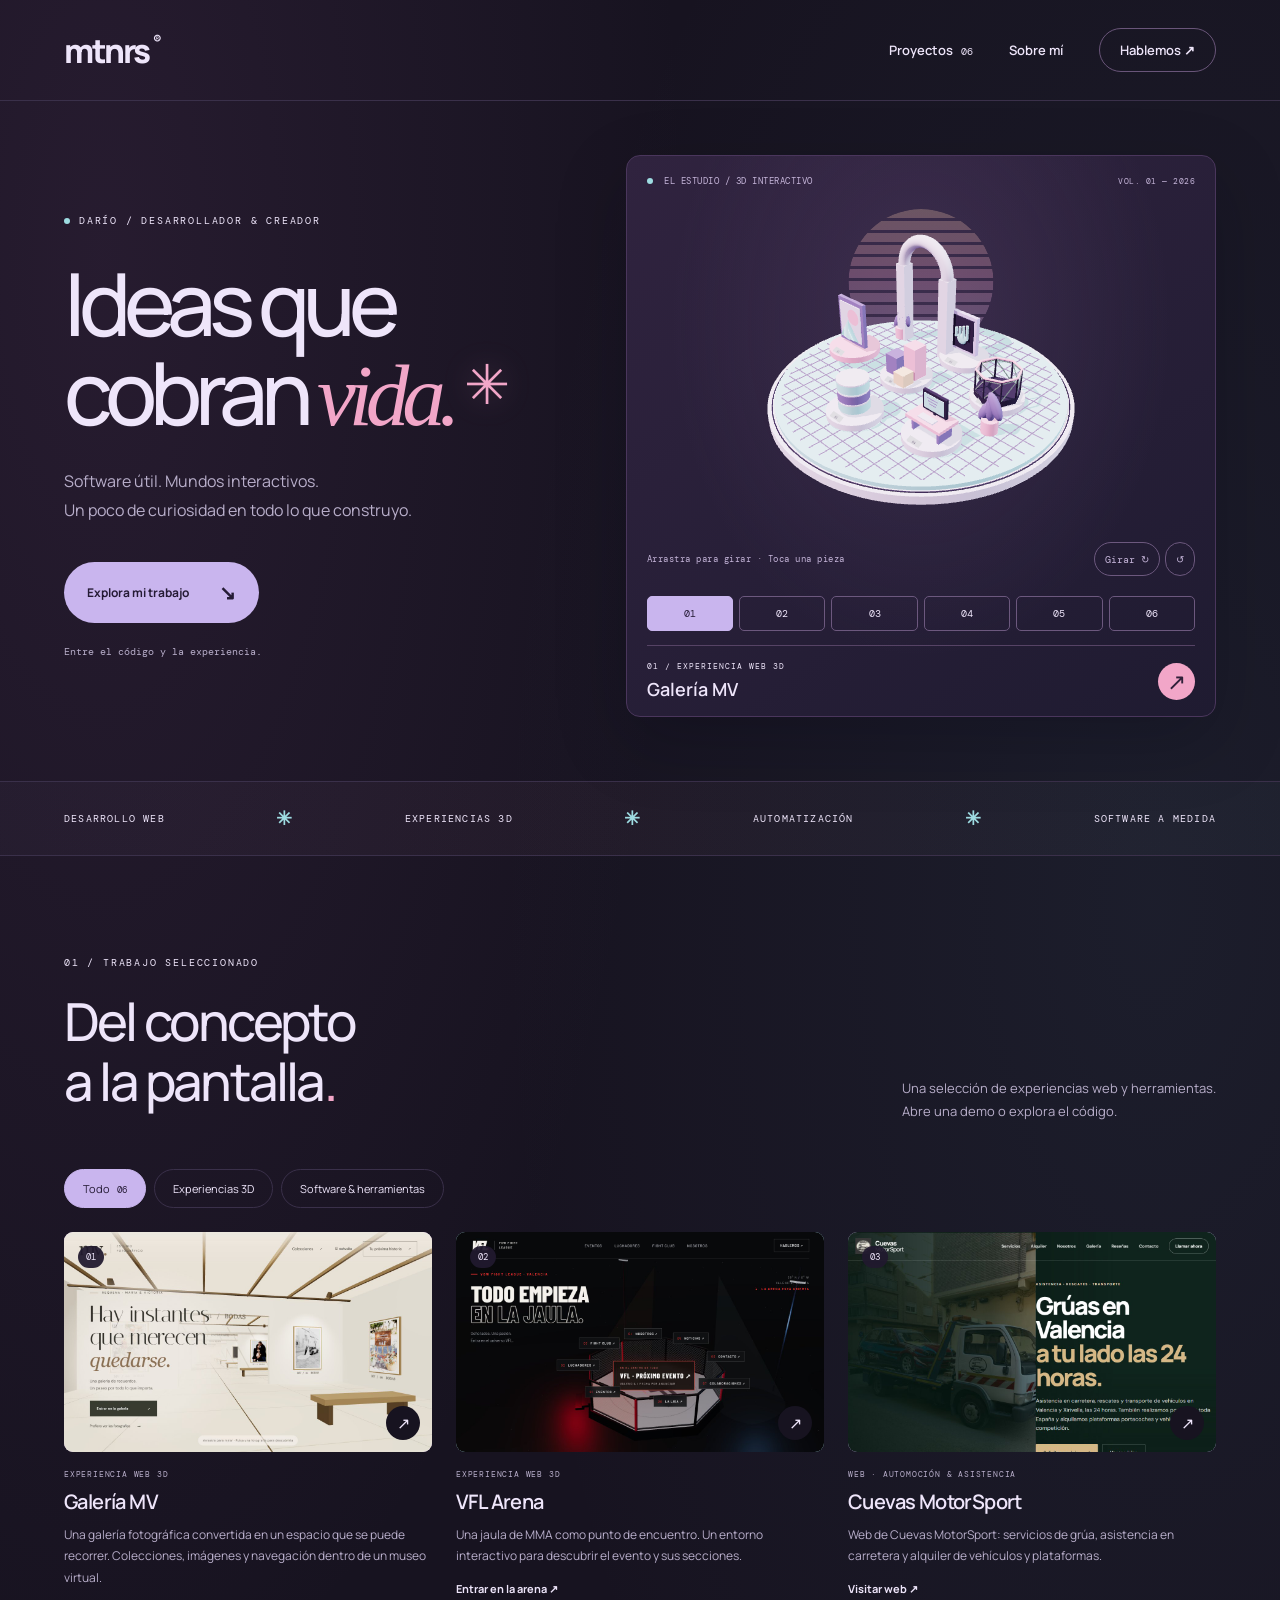
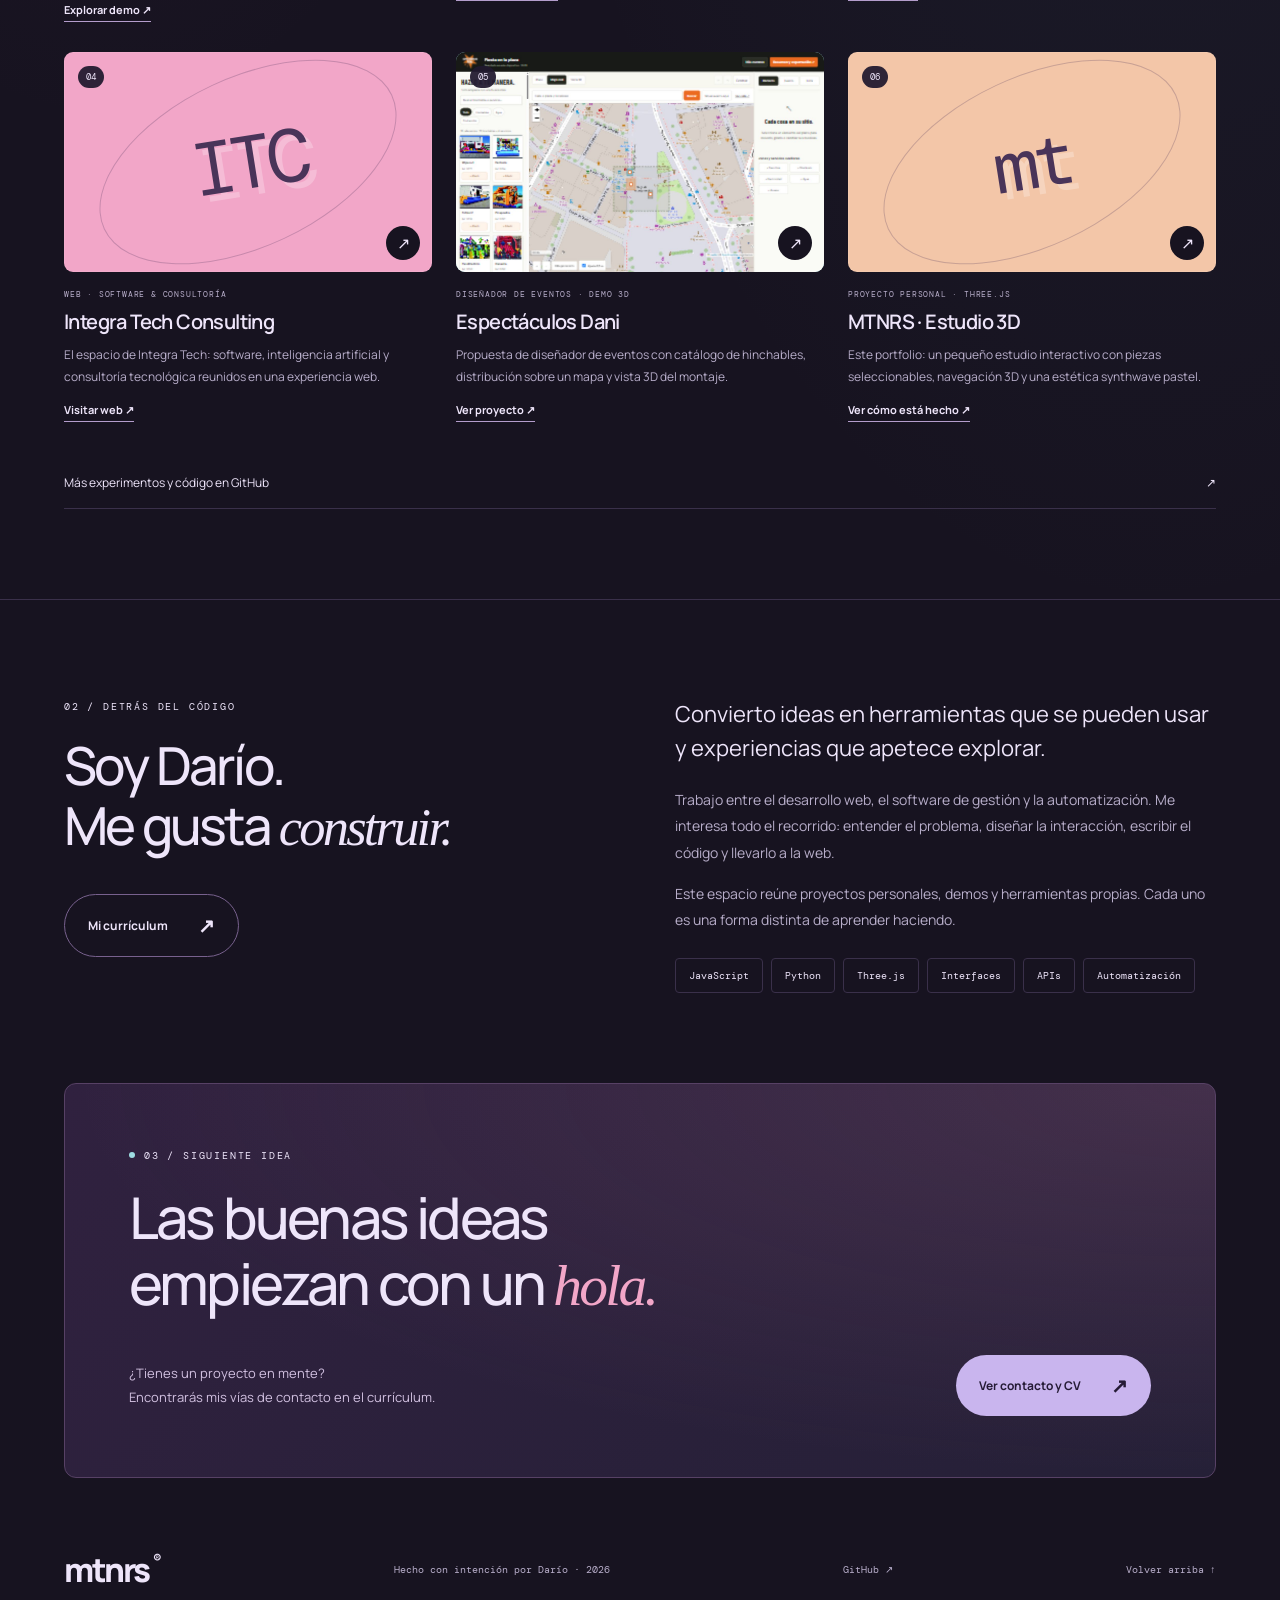
<file: index.html>
<!doctype html>
<html lang="es">
  <head>
    <meta charset="utf-8" />
    <meta name="viewport" content="width=device-width,initial-scale=1" />
    <title>Darío · MTNRS — Ideas que cobran vida</title>
    <meta
      name="description"
      content="Soy Darío. Desarrollo software, herramientas y experiencias web 3D. Explora mi estudio interactivo y proyectos reales."
    />
    <meta name="theme-color" content="#171320" />
    <meta property="og:title" content="Darío · MTNRS — Ideas que cobran vida" />
    <meta
      property="og:description"
      content="Software útil. Mundos interactivos. Explora mi estudio 3D."
    />
    <meta property="og:type" content="website" />
    <meta property="og:url" content="https://mtnrs.github.io/" />
    <link rel="canonical" href="https://mtnrs.github.io/" />
    <link rel="icon" href="assets/favicon.svg" />
    <link rel="preconnect" href="https://fonts.googleapis.com" />
    <link rel="preconnect" href="https://fonts.gstatic.com" crossorigin />
    <link
      href="https://fonts.googleapis.com/css2?family=DM+Mono:wght@400;500&family=Manrope:wght@400;500;600;700;800&display=swap"
      rel="stylesheet"
    />
    <link rel="stylesheet" href="assets/css/studio.css?v=synthwave-4" />
  </head>
  <body>
    <a class="skip" href="#proyectos">Saltar a los proyectos</a>
    <header>
      <a class="brand" href="#inicio" aria-label="MTNRS, inicio"
        >mtnrs<span>®</span></a
      >
      <nav aria-label="Navegación principal">
        <a href="#proyectos">Proyectos <small>06</small></a
        ><a href="#perfil">Sobre mí</a
        ><a class="nav-contact" href="#contacto">Hablemos ↗</a>
      </nav>
    </header>
    <main id="inicio">
      <section class="hero" aria-labelledby="hero-title">
        <div class="hero-copy">
          <p class="eyebrow"><i></i> DARÍO / DESARROLLADOR & CREADOR</p>
          <h1 id="hero-title">
            Ideas que<br />cobran <em>vida.</em
            ><span class="asterisk" aria-hidden="true">✳</span>
          </h1>
          <p class="intro">
            Software útil. Mundos interactivos.<br />Un poco de curiosidad en
            todo lo que construyo.
          </p>
          <a class="button primary" href="#proyectos"
            >Explora mi trabajo <span>↘</span></a
          >
          <p class="hero-note">Entre el código y la experiencia.</p>
        </div>
        <div class="studio-wrap">
          <div class="studio-top">
            <span><i></i> EL ESTUDIO / 3D INTERACTIVO</span
            ><span>VOL. 01 — 2026</span>
          </div>
          <div
            id="studio"
            role="img"
            aria-label="Estudio 3D con seis piezas que representan proyectos. Usa los botones de selección para explorar cada uno."
          >
            <div class="scene-fallback">
              <span>✳</span>
              <p>Un pequeño mundo de ideas.</p>
              <a href="#proyectos">Explorar los seis proyectos ↘</a>
            </div>
          </div>
          <div class="studio-bottom">
            <span id="scene-help">Arrastra para girar · Toca una pieza</span>
            <div>
              <button
                id="rotate"
                aria-label="Activar giro automático"
                aria-pressed="false"
              >
                Girar ↻</button
              ><button id="reset" aria-label="Restablecer vista del estudio">
                ↺
              </button>
            </div>
          </div>
          <div
            class="scene-selector"
            aria-label="Selecciona un proyecto del estudio"
          >
            <button
              data-project="0"
              aria-label="Ver Galería MV"
              aria-pressed="true"
            >
              01</button
            ><button
              data-project="1"
              aria-label="Ver VFL Arena"
              aria-pressed="false"
            >
              02</button
            ><button
              data-project="2"
              aria-label="Ver Cuevas MotorSport"
              aria-pressed="false"
            >
              03</button
            ><button
              data-project="3"
              aria-label="Ver Integra Tech Consulting"
              aria-pressed="false"
            >
              04</button
            ><button
              data-project="4"
              aria-label="Ver Espectáculos Dani"
              aria-pressed="false"
            >
              05</button
            ><button
              data-project="5"
              aria-label="Ver MTNRS Estudio 3D"
              aria-pressed="false"
            >
              06
            </button>
          </div>
          <a
            class="selected-project"
            id="selected-project"
            href="https://mv.integratechconsulting.es"
            target="_blank"
            rel="noopener noreferrer"
            ><span
              ><small id="selected-type">01 / EXPERIENCIA WEB 3D</small
              ><strong id="selected-name">Galería MV</strong></span
            ><span class="selected-arrow" aria-hidden="true">↗</span></a
          ><span
            id="scene-announcement"
            class="sr-only"
            aria-live="polite"
          ></span>
        </div>
      </section>
      <div class="discipline-strip" aria-label="Áreas de trabajo">
        <span>DESARROLLO WEB</span><b>✳</b><span>EXPERIENCIAS 3D</span><b>✳</b
        ><span>AUTOMATIZACIÓN</span><b>✳</b><span>SOFTWARE A MEDIDA</span>
      </div>
      <section class="section" id="proyectos">
        <div class="section-heading">
          <div>
            <p class="eyebrow">01 / TRABAJO SELECCIONADO</p>
            <h2>Del concepto<br />a la pantalla<span>.</span></h2>
          </div>
          <p>
            Una selección de experiencias web y herramientas.<br />Abre una demo
            o explora el código.
          </p>
        </div>
        <div class="filters" role="group" aria-label="Filtrar proyectos">
          <button data-filter="all" aria-pressed="true">
            Todo <span>06</span></button
          ><button data-filter="3d" aria-pressed="false">Experiencias 3D</button
          ><button data-filter="software" aria-pressed="false">
            Software & herramientas
          </button>
        </div>
        <div class="project-grid" id="project-grid"></div>
        <noscript
          ><p>
            Explora las demos de
            <a href="https://mv.integratechconsulting.es">Galería MV</a> y
            <a href="https://vfl.integratechconsulting.es">VFL Arena</a>, o
            consulta los
            <a href="https://github.com/MTNRS?tab=repositories"
              >proyectos en GitHub</a
            >.
          </p></noscript
        ><a
          class="all-projects"
          href="https://github.com/MTNRS?tab=repositories"
          target="_blank"
          rel="noopener noreferrer"
          >Más experimentos y código en GitHub <span>↗</span></a
        >
      </section>
      <section class="about section" id="perfil">
        <div>
          <p class="eyebrow">02 / DETRÁS DEL CÓDIGO</p>
          <h2>Soy Darío.<br />Me gusta <em>construir.</em></h2>
          <a
            class="button outline"
            href="https://mtnrs.github.io/cv-dario-civera/"
            target="_blank"
            rel="noopener noreferrer"
            >Mi currículum <span>↗</span></a
          >
        </div>
        <div class="about-copy">
          <p>
            Convierto ideas en herramientas que se pueden usar y experiencias
            que apetece explorar.
          </p>
          <p>
            Trabajo entre el desarrollo web, el software de gestión y la
            automatización. Me interesa todo el recorrido: entender el problema,
            diseñar la interacción, escribir el código y llevarlo a la web.
          </p>
          <p>
            Este espacio reúne proyectos personales, demos y herramientas
            propias. Cada uno es una forma distinta de aprender haciendo.
          </p>
          <div class="skills">
            <span>JavaScript</span><span>Python</span><span>Three.js</span
            ><span>Interfaces</span><span>APIs</span><span>Automatización</span>
          </div>
        </div>
      </section>
      <section class="contact section" id="contacto">
        <p class="eyebrow"><i></i> 03 / SIGUIENTE IDEA</p>
        <h2>Las buenas ideas<br />empiezan con un <em>hola.</em></h2>
        <div>
          <p>
            ¿Tienes un proyecto en mente?<br />Encontrarás mis vías de contacto
            en el currículum.
          </p>
          <a
            class="button primary"
            href="https://mtnrs.github.io/cv-dario-civera/"
            target="_blank"
            rel="noopener noreferrer"
            >Ver contacto y CV <span>↗</span></a
          >
        </div>
      </section>
    </main>
    <footer>
      <a class="brand" href="#inicio">mtnrs<span>®</span></a>
      <p>Hecho con intención por Darío · <span id="year">2026</span></p>
      <a
        href="https://github.com/MTNRS"
        target="_blank"
        rel="noopener noreferrer"
        >GitHub ↗</a
      ><a href="#inicio">Volver arriba ↑</a>
    </footer>
    <script type="module" src="assets/js/studio.js?v=synthwave-4"></script>
  </body>
</html>
</file>
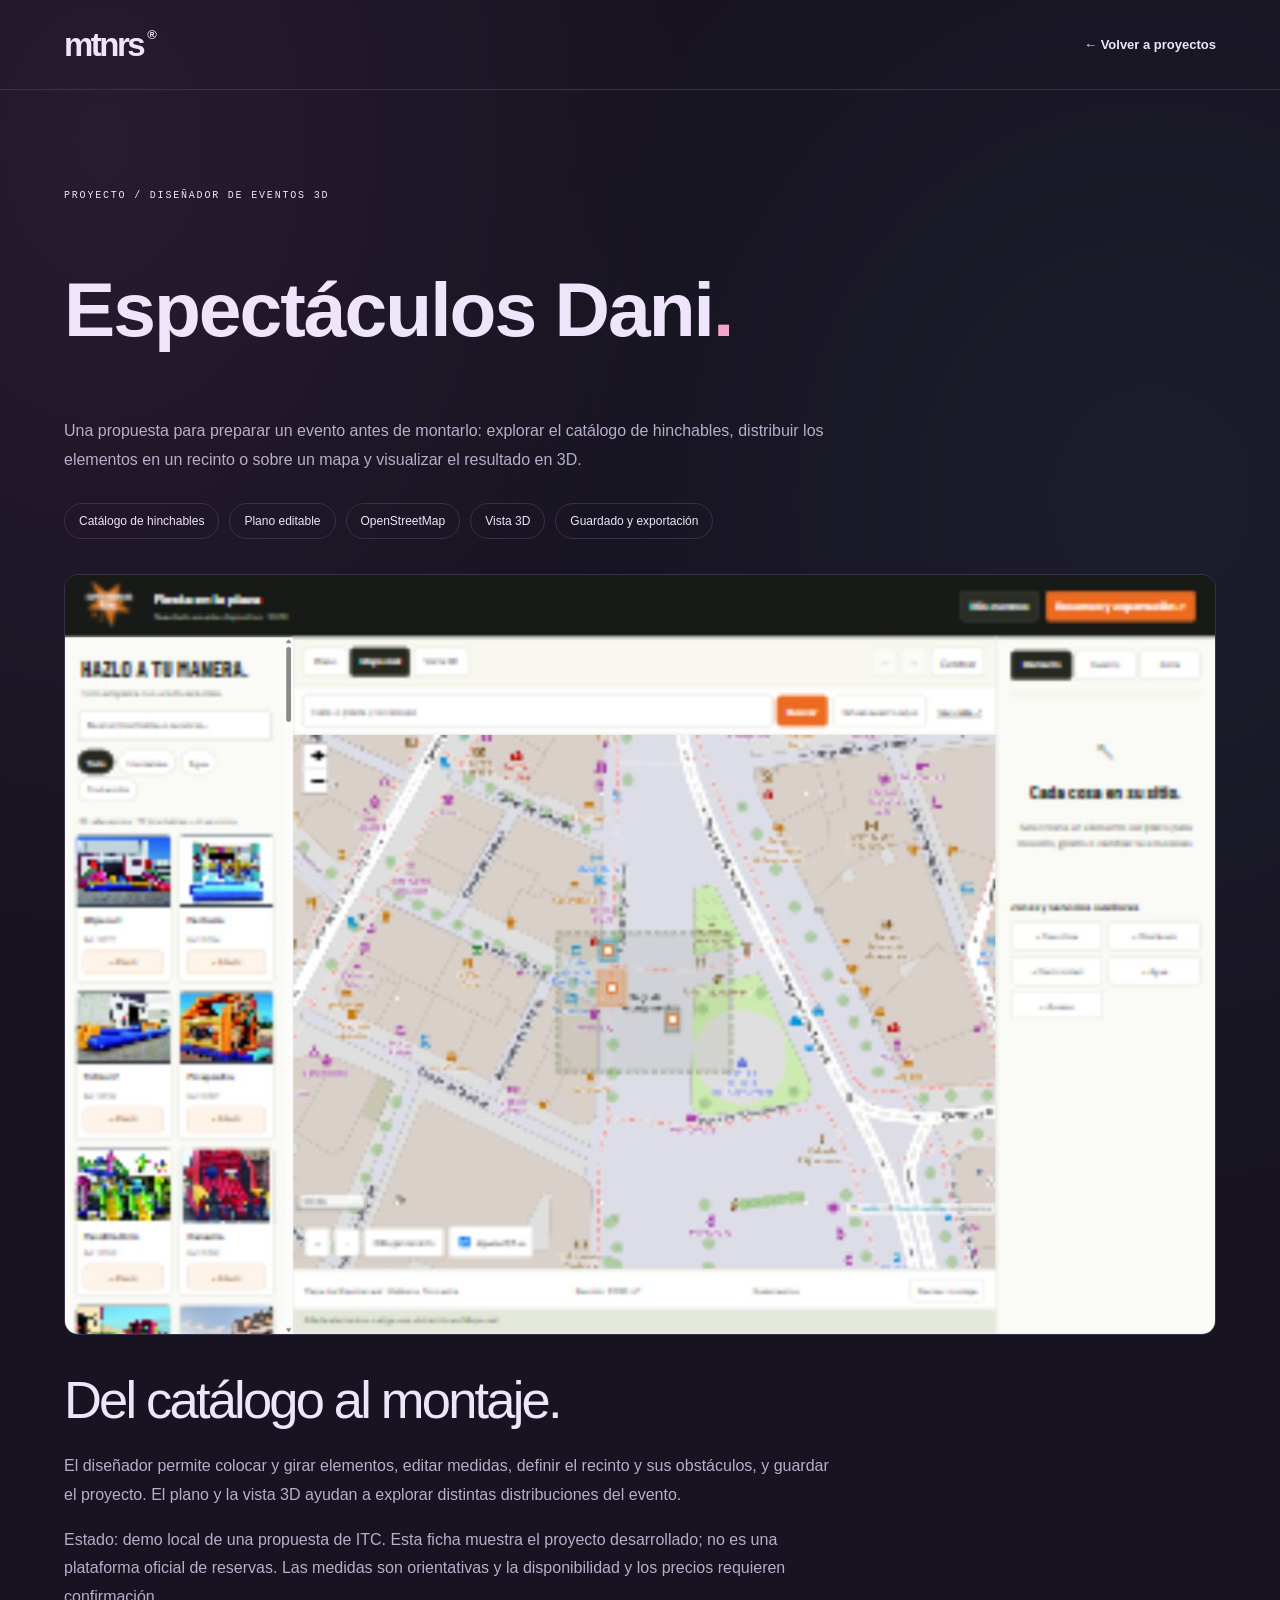
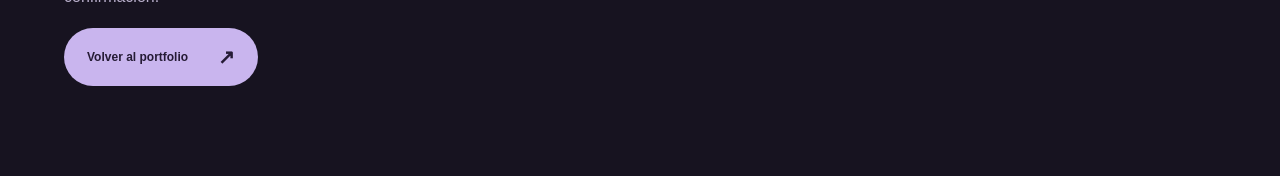
<file: proyectos/espectaculos-dani.html>
<!doctype html>
<html lang="es">
  <head>
    <meta charset="utf-8" />
    <meta name="viewport" content="width=device-width,initial-scale=1" />
    <title>Espectáculos Dani · MTNRS</title>
    <meta
      name="description"
      content="Propuesta de diseñador de eventos para Espectáculos Dani: catálogo, planos, mapa y vista 3D."
    />
    <link rel="stylesheet" href="../assets/css/studio.css?v=synthwave-4" />
    <link rel="icon" href="../assets/favicon.svg" />
    <style>
      .project-shot {
        display: block;
        width: 100%;
        height: auto;
        border-radius: 14px;
        border: 1px solid var(--line);
        margin: 35px 0;
      }
      .case-copy {
        max-width: 780px;
        font-size: 16px;
        line-height: 1.8;
        color: var(--muted);
      }
      .case-title {
        font-size: clamp(36px, 6vw, 80px);
        letter-spacing: -2px;
      }
      .case-features {
        display: flex;
        flex-wrap: wrap;
        gap: 10px;
        margin: 28px 0;
      }
      .case-features span {
        border: 1px solid var(--line);
        padding: 10px 14px;
        border-radius: 24px;
        font-size: 12px;
      }
    </style>
  </head>
  <body>
    <header>
      <a class="brand" href="../">mtnrs<span>®</span></a>
      <nav><a href="../#proyectos">← Volver a proyectos</a></nav>
    </header>
    <main>
      <section class="section">
        <p class="eyebrow">PROYECTO / DISEÑADOR DE EVENTOS 3D</p>
        <h1 class="case-title">
          Espectáculos Dani<span style="color: #f2a6c8">.</span>
        </h1>
        <p class="case-copy">
          Una propuesta para preparar un evento antes de montarlo: explorar el
          catálogo de hinchables, distribuir los elementos en un recinto o sobre
          un mapa y visualizar el resultado en 3D.
        </p>
        <div class="case-features">
          <span>Catálogo de hinchables</span><span>Plano editable</span
          ><span>OpenStreetMap</span><span>Vista 3D</span
          ><span>Guardado y exportación</span>
        </div>
        <img
          class="project-shot"
          src="../assets/projects/dani.jpg"
          alt="Captura del diseñador de eventos creado para la propuesta de Espectáculos Dani"
        />
        <h2>Del catálogo al montaje.</h2>
        <p class="case-copy">
          El diseñador permite colocar y girar elementos, editar medidas,
          definir el recinto y sus obstáculos, y guardar el proyecto. El plano y
          la vista 3D ayudan a explorar distintas distribuciones del evento.
        </p>
        <p class="case-copy">
          Estado: demo local de una propuesta de ITC. Esta ficha muestra el
          proyecto desarrollado; no es una plataforma oficial de reservas. Las
          medidas son orientativas y la disponibilidad y los precios requieren
          confirmación.
        </p>
        <a class="button primary" href="../#proyectos"
          >Volver al portfolio <span>↗</span></a
        >
      </section>
    </main>
  </body>
</html>
</file>
<file: assets/css/studio.css>
:root {
  --paper: #171320;
  --ink: #eee5fa;
  --muted: #b8aeca;
  --lime: #f2a6c8;
  --line: #3a304a;
  --mono: "DM Mono", monospace;
  --sans: "Manrope", sans-serif;
}
* {
  box-sizing: border-box;
}
html {
  scroll-behavior: smooth;
  scroll-padding-top: 30px;
}
body {
  margin: 0;
  background: var(--paper);
  color: var(--ink);
  font-family: var(--sans);
  -webkit-font-smoothing: antialiased;
}
a {
  color: inherit;
  text-decoration: none;
}
button {
  font: inherit;
  color: inherit;
  cursor: pointer;
}
button,
a {
  -webkit-tap-highlight-color: transparent;
}
a:focus-visible,
button:focus-visible {
  outline: 3px solid #9edce2;
  outline-offset: 5px;
}
header,
main,
footer {
  max-width: 1512px;
  margin: auto;
}
header {
  padding: 28px 5%;
  display: flex;
  align-items: center;
  justify-content: space-between;
  border-bottom: 1px solid var(--line);
}
.brand {
  font-size: 33px;
  font-weight: 800;
  letter-spacing: -2.5px;
  line-height: 1;
}
.brand > span {
  font-size: 13px;
  vertical-align: top;
  margin-left: 4px;
  letter-spacing: 0;
}
nav {
  display: flex;
  gap: 36px;
  align-items: center;
  font-size: 13px;
  font-weight: 600;
}
nav small {
  font: 10px var(--mono);
  margin-left: 5px;
}
.nav-contact {
  border: 1px solid #695579;
  padding: 12px 20px;
  border-radius: 30px;
}
.hero {
  display: grid;
  grid-template-columns: 1fr 1.1fr;
  gap: 25px;
  padding: 50px 5% 60px;
  align-items: center;
  min-height: 680px;
}
.eyebrow {
  font: 10px var(--mono);
  letter-spacing: 1.8px;
  display: flex;
  align-items: center;
  gap: 9px;
}
.eyebrow i,
.studio-top i {
  width: 6px;
  height: 6px;
  background: #9edce2;
  border-radius: 50%;
  display: inline-block;
}
.hero h1 {
  position: relative;
  font-size: clamp(64px, 6.8vw, 104px);
  font-weight: 500;
  line-height: 1.02;
  letter-spacing: -7px;
  margin: 32px 0 26px;
}
.hero h1 em,
h2 em {
  font-family: Georgia, serif;
  font-weight: 400;
}
.asterisk {
  display: inline-block;
  font-size: 55px;
  color: #f2a6c8;
  vertical-align: top;
  margin-left: 10px;
  line-height: 1.3;
}
.intro {
  font-size: 16px;
  line-height: 1.85;
  color: var(--muted);
}
.button {
  display: inline-flex;
  gap: 30px;
  align-items: center;
  justify-content: space-between;
  padding: 17px 23px;
  border-radius: 40px;
  font-size: 12px;
  font-weight: 700;
}
.primary {
  background: var(--ink);
  color: #251b35;
}
.primary:hover {
  background: #f2a6c8;
}
.hero .button {
  margin-top: 20px;
}
.button span {
  font-size: 20px;
}
.hero-note {
  font: 10px var(--mono);
  color: var(--muted);
  margin-top: 22px;
}
.studio-wrap {
  min-width: 0;
  position: relative;
  background: #251c35;
  border: 1px solid #4a365c;
  border-radius: 14px;
  padding: 19px 20px 15px;
}
.studio-top,
.studio-bottom {
  display: flex;
  align-items: center;
  justify-content: space-between;
  gap: 8px;
  font: 9px var(--mono);
  color: #c5b5d9;
  letter-spacing: 0.5px;
}
.studio-top i {
  margin-right: 6px;
}
.studio-top > span:last-child {
  font-size: 8px;
}
#studio {
  height: 355px;
  position: relative;
  touch-action: pan-y;
}
#studio canvas {
  width: 100%;
  height: 100%;
  position: absolute;
  inset: 0;
  display: block;
  cursor: grab;
}
#studio canvas:active {
  cursor: grabbing;
}
.scene-fallback {
  position: absolute;
  inset: 0;
  display: flex;
  flex-direction: column;
  justify-content: center;
  align-items: center;
}
.scene-fallback > span {
  font-size: 110px;
  color: #c9b5ee;
}
.scene-fallback p {
  font-family: Georgia, serif;
  font-size: 22px;
}
.scene-fallback a {
  font-size: 12px;
  text-decoration: underline;
}
.has-webgl .scene-fallback {
  display: none;
}
.studio-bottom button {
  background: transparent;
  border: 1px solid #6c587e;
  border-radius: 20px;
  padding: 7px 10px;
  font: 10px var(--mono);
  min-height: 34px;
}
.studio-bottom > div {
  display: flex;
  gap: 5px;
}
.scene-selector {
  display: flex;
  gap: 6px;
  margin-top: 20px;
}
.scene-selector button {
  flex: 1;
  border: 1px solid #6c587e;
  background: transparent;
  padding: 10px 0;
  border-radius: 5px;
  font: 10px var(--mono);
}
.scene-selector button[aria-pressed="true"] {
  background: var(--ink);
  color: white;
  border-color: var(--ink);
}
.selected-project {
  display: flex;
  justify-content: space-between;
  align-items: center;
  margin-top: 14px;
  padding-top: 15px;
  border-top: 1px solid #564365;
}
.selected-project small {
  display: block;
  font: 8px var(--mono);
  letter-spacing: 1px;
  margin-bottom: 6px;
}
.selected-project strong {
  font-size: 18px;
  font-weight: 600;
}
.selected-arrow {
  background: var(--lime);
  border-radius: 50%;
  width: 37px;
  height: 37px;
  display: grid;
  place-items: center;
  font-size: 23px;
}
.discipline-strip {
  border-top: 1px solid var(--line);
  border-bottom: 1px solid var(--line);
  display: flex;
  justify-content: space-between;
  align-items: center;
  gap: 16px;
  padding: 24px 5%;
  font: 10px var(--mono);
  letter-spacing: 1.2px;
}
.discipline-strip b {
  font-size: 19px;
  color: #9edce2;
}
.section {
  padding: 90px 5%;
}
.section-heading {
  display: flex;
  justify-content: space-between;
  align-items: end;
  gap: 25px;
}
.section-heading > p {
  font-size: 13px;
  line-height: 1.8;
  color: var(--muted);
  margin-bottom: 10px;
}
h2 {
  font-size: clamp(35px, 4.1vw, 59px);
  font-weight: 500;
  letter-spacing: -2.8px;
  line-height: 1.15;
  margin: 22px 0;
}
h2 > span {
  color: #f2a6c8;
}
.filters {
  display: flex;
  gap: 8px;
  margin: 35px 0 24px;
  flex-wrap: wrap;
}
.filters button {
  border: 1px solid var(--line);
  background: transparent;
  border-radius: 25px;
  padding: 11px 18px;
  font-size: 11px;
}
.filters button span {
  margin-left: 5px;
  font: 9px var(--mono);
}
.filters button[aria-pressed="true"] {
  background: var(--ink);
  color: white;
  border-color: var(--ink);
}
.project-grid {
  display: grid;
  grid-template-columns: repeat(3, 1fr);
  gap: 30px 24px;
}
.project-card {
  min-width: 0;
}
.project-card[hidden] {
  display: none;
}
.project-visual {
  height: 220px;
  position: relative;
  overflow: hidden;
  border-radius: 9px;
  background: var(--tone);
  display: grid;
  place-items: center;
}
.project-visual img {
  width: 100%;
  height: 100%;
  object-fit: cover;
  transition: transform 0.5s;
}
.project-card:hover .project-visual img {
  transform: scale(1.04);
}
.visual-mark {
  font-size: 75px;
  font-family: var(--mono);
  letter-spacing: -7px;
  color: #493459;
  transform: rotate(-9deg);
  text-shadow: 6px 7px 0 #ffffff40;
}
.project-visual:has(.visual-mark):before {
  content: "";
  position: absolute;
  inset: 25px;
  border: 1px solid #47315740;
  border-radius: 50%;
  transform: rotate(-25deg);
}
.card-number {
  position: absolute;
  left: 14px;
  top: 14px;
  background: #21192fee;
  border-radius: 20px;
  padding: 5px 8px;
  font: 9px var(--mono);
}
.card-open {
  position: absolute;
  bottom: 12px;
  right: 12px;
  background: var(--paper);
  border-radius: 50%;
  width: 34px;
  height: 34px;
  display: grid;
  place-items: center;
}
.project-meta {
  font: 8px var(--mono);
  letter-spacing: 0.8px;
  margin: 17px 0 9px;
  color: var(--muted);
}
.project-card h3 {
  font-size: 20px;
  letter-spacing: -0.6px;
  margin: 0 0 9px;
  font-weight: 600;
}
.project-card p {
  font-size: 12px;
  line-height: 1.8;
  color: var(--muted);
  margin: 0;
}
.project-link {
  font-size: 11px;
  font-weight: 700;
  display: inline-block;
  margin-top: 14px;
  border-bottom: 1px solid #b49dcc;
  padding-bottom: 4px;
}
.all-projects {
  display: flex;
  justify-content: space-between;
  border-bottom: 1px solid var(--line);
  padding: 25px 0 17px;
  margin-top: 27px;
  font-size: 12px;
}
.about {
  border-top: 1px solid var(--line);
  display: grid;
  grid-template-columns: 1fr 1fr;
  gap: 70px;
}
.outline {
  border: 1px solid #78618e;
  margin-top: 15px;
}
.about-copy > p:first-child {
  font-size: 22px;
  line-height: 1.55;
  color: var(--ink);
  margin-top: 7px;
}
.about-copy p {
  font-size: 14px;
  line-height: 1.9;
  color: var(--muted);
}
.skills {
  display: flex;
  flex-wrap: wrap;
  gap: 8px;
  margin-top: 24px;
}
.skills span {
  font: 10px var(--mono);
  border: 1px solid var(--line);
  padding: 10px 13px;
  border-radius: 4px;
}
.contact {
  background: #2c203d;
  border-radius: 12px;
  margin: 0 5% 50px;
  padding: 55px 5%;
}
.contact h2 {
  font-size: clamp(35px, 4.5vw, 65px);
}
.contact > div {
  display: flex;
  justify-content: space-between;
  align-items: center;
  gap: 25px;
  margin-top: 30px;
}
.contact p:not(.eyebrow) {
  font-size: 13px;
  line-height: 1.8;
  color: #d2c1e1;
}
footer {
  padding: 25px 5% 40px;
  display: flex;
  align-items: center;
  justify-content: space-between;
  gap: 20px;
}
footer p,
footer > a:not(.brand) {
  font: 10px var(--mono);
  color: var(--muted);
}
.sr-only {
  position: absolute;
  width: 1px;
  height: 1px;
  overflow: hidden;
  clip: rect(0, 0, 0, 0);
}
.skip {
  position: fixed;
  top: -100px;
  left: 10px;
  padding: 15px;
  background: white;
  z-index: 10;
}
.skip:focus {
  top: 10px;
}
@media (min-width: 1500px) {
  .hero {
    gap: 70px;
  }
  #studio {
    height: 400px;
  }
}
@media (max-width: 1000px) {
  .hero h1 {
    font-size: 70px;
    letter-spacing: -5px;
  }
  .asterisk {
    font-size: 40px;
  }
  .hero {
    gap: 20px;
  }
  .studio-top > span:last-child {
    display: none;
  }
  .studio-wrap {
    padding: 15px;
  }
  .project-grid {
    grid-template-columns: repeat(2, 1fr);
  }
  .section-heading > p {
    max-width: 260px;
  }
  .about {
    gap: 40px;
  }
}
@media (max-width: 700px) {
  header {
    padding: 22px 6%;
  }
  nav {
    gap: 15px;
    font-size: 11px;
  }
  .nav-contact {
    padding: 9px 12px;
  }
  nav small {
    display: none;
  }
  .brand {
    font-size: 29px;
  }
  .hero {
    grid-template-columns: 1fr;
    padding: 36px 6% 35px;
    gap: 35px;
  }
  .hero h1 {
    font-size: 74px;
    margin: 23px 0;
    letter-spacing: -5px;
  }
  .eyebrow {
    font-size: 8px;
  }
  .intro {
    font-size: 14px;
  }
  .hero-note {
    display: none;
  }
  .studio-top > span:last-child {
    display: block;
  }
  #studio {
    height: 300px;
  }
  .studio-wrap {
    padding: 15px;
  }
  .studio-bottom {
    font-size: 8px;
  }
  .discipline-strip {
    padding: 20px 6%;
    flex-wrap: wrap;
    justify-content: center;
    font-size: 8px;
    gap: 12px;
  }
  .discipline-strip b:last-of-type {
    display: none;
  }
  .section {
    padding: 55px 6%;
  }
  .section-heading {
    display: block;
  }
  .section-heading > p {
    max-width: none;
  }
  .project-grid {
    gap: 27px 15px;
  }
  .project-visual {
    height: 165px;
  }
  .project-card h3 {
    font-size: 17px;
  }
  .project-card p {
    font-size: 11px;
  }
  .visual-mark {
    font-size: 54px;
  }
  .filters button {
    padding: 10px 12px;
    font-size: 10px;
  }
  .about {
    grid-template-columns: 1fr;
    gap: 25px;
  }
  .about-copy > p:first-child {
    font-size: 20px;
  }
  .contact {
    padding: 35px 7%;
    margin: 0 6% 30px;
  }
  .contact > div {
    align-items: start;
    flex-direction: column;
    gap: 10px;
  }
  footer {
    flex-wrap: wrap;
    padding: 20px 6% 30px;
  }
  footer p {
    flex-basis: 65%;
    text-align: right;
    font-size: 8px;
  }
  h2 {
    letter-spacing: -2px;
  }
}
@media (max-width: 380px) {
  nav {
    gap: 10px;
  }
  .hero h1 {
    font-size: 64px;
  }
  .project-grid {
    grid-template-columns: 1fr;
  }
  .project-visual {
    height: 210px;
  }
  .studio-top {
    font-size: 8px;
  }
}
@media (prefers-reduced-motion: reduce) {
  html {
    scroll-behavior: auto;
  }
  * {
    transition: none !important;
  }
}

/* Pastel synthwave: midnight violet, dusty pink, lavender and soft cyan. */
body {
  background:
    radial-gradient(ellipse at 8% 8%, #6e42762e, transparent 35%),
    radial-gradient(ellipse at 90% 28%, #45738b1c, transparent 40%),
    var(--paper);
}
.hero h1 em,
.contact h2 em {
  color: #f2a6c8;
}
.asterisk {
  filter: drop-shadow(0 0 16px #f2a6c835);
}
.studio-wrap {
  background:
    radial-gradient(ellipse at 50% 30%, #75578a40, transparent 60%),
    linear-gradient(145deg, #30233f, #1f1b31);
  box-shadow: 0 24px 70px #07041135;
}
#studio {
  isolation: isolate;
}
#studio::before {
  content: "";
  position: absolute;
  z-index: -1;
  width: 145px;
  height: 145px;
  left: 50%;
  top: 22px;
  transform: translateX(-50%);
  border-radius: 50%;
  background: linear-gradient(#f3c6a8, #f2a6c8 45%, #c9b5ee);
  opacity: 0.28;
  mask-image: repeating-linear-gradient(
    to bottom,
    #000 0,
    #000 9px,
    transparent 9px,
    transparent 12px
  );
  pointer-events: none;
}
.scene-selector button[aria-pressed="true"],
.filters button[aria-pressed="true"] {
  background: #c9b5ee;
  color: #251b35;
  border-color: #c9b5ee;
}
.selected-arrow {
  color: #302039;
}
.primary {
  background: #c9b5ee;
  color: #251b35;
}
.card-number,
.card-open {
  color: #eee5fa;
}
.project-visual {
  box-shadow: inset 0 0 0 1px #ffffff10;
}
.contact {
  background:
    radial-gradient(ellipse at top right, #985f8240, transparent 70%),
    linear-gradient(135deg, #30213f, #252037);
  border: 1px solid #574165;
}
.discipline-strip {
  background: linear-gradient(90deg, #c9b5ee08, #f2a6c80c, #9edce208);
}
</file>
